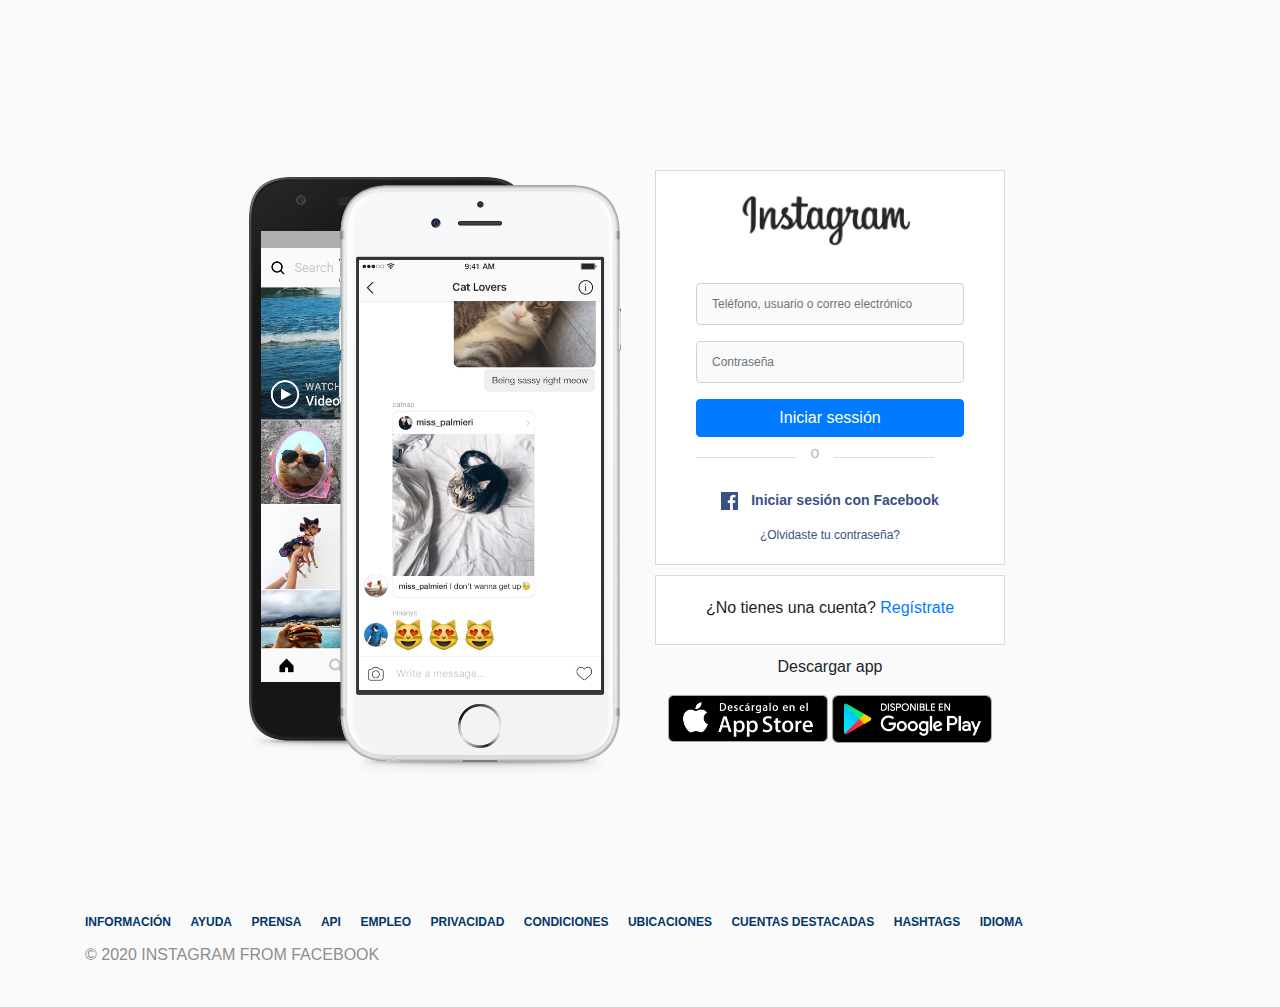
<file: Instagram/bootcamp-web-instagram/solucion/index.html>
<!DOCTYPE html>
<html lang="en">
<head>
    <meta charset="UTF-8">
    <meta name="viewport" content="width=device-width, initial-scale=1, shrink-to-fit=no">
    <title>Instagram</title>
    <link rel="stylesheet" href="css/bootstrap.min.css">
    <link rel="stylesheet" href="css/styles.css">

    <script src="js/jquery.js"></script>
    <script src="js/popper.js"></script>
    <script src="js/bootstrap.min.js"></script>
</head>
<body>
<div class="container whitespace d-none d-md-block">

</div>
<div class="container container-1">
    <div class="row">
        <div class="col-12 col-md-6 d-none d-md-block text-right">
            <img class="phone-image" src="img/phones.png">
        </div>
        <div class="col-12 col-md-6">
            <div class="form-container">
                <img class="logo" src="img/logo.png">
                <form>
                    <div class="form-group">
                        <input type="email" class="form-control" id="exampleInputEmail1" aria-describedby="emailHelp"
                               placeholder="Teléfono, usuario o correo electrónico">
                    </div>
                    <div class="form-group">
                        <input type="password" class="form-control" id="exampleInputPassword1" placeholder="Contraseña">
                    </div>

                    <button class="btn btn-primary btn-block">Iniciar sessión</button>
                    <div>
                        <div class="d-inline-block line"></div>
                        <div class="d-inline-block letra">o</div>
                        <div class="d-inline-block line"></div>
                    </div>
                </form>
                <div class="text-center facebook-link">
                    <a class="font-weight-bold" href="#"><img class="fb-logo" src="img/fb.png">Iniciar sesión con
                        Facebook</a>
                    <a class="font-small" href="#">¿Olvidaste tu contraseña?</a>
                </div>
            </div>

            <div class="form-container registrate text-center">
                <p>¿No tienes una cuenta? <a href="#">Regístrate</a></p>

            </div>

            <div class="descargas text-center">
                <p>Descargar app</p>
                <div class="d-inline-block">
                    <img class="logo-mobile" src="img/ios.png">
                </div>
                <div class="d-inline-block">
                    <img class="logo-mobile" src="img/android.png">
                </div>
            </div>
        </div>
    </div>
</div>
<footer class="container-fluid">
    <div class="container">
        <div class="d-inline-block"><a href="#">Información</a></div>
        <div class="d-inline-block"><a href="#">Ayuda</a></div>
        <div class="d-inline-block"><a href="#">Prensa</a></div>
        <div class="d-inline-block"><a href="#">Api</a></div>
        <div class="d-inline-block"><a href="#">Empleo</a></div>
        <div class="d-inline-block"><a href="#">Privacidad</a></div>
        <div class="d-inline-block"><a href="#">Condiciones</a></div>
        <div class="d-inline-block"><a href="#">Ubicaciones</a></div>
        <div class="d-inline-block"><a href="#">Cuentas destacadas</a></div>
        <div class="d-inline-block"><a href="#">Hashtags</a></div>
        <div class="d-inline-block"><a href="#">Idioma</a></div>

        <div class="copyright">
            © 2020 INSTAGRAM FROM FACEBOOK
        </div>
    </div>
</footer>
</body>
</html>
</file>
<file: Instagram/bootcamp-web-instagram/solucion/css/styles.css>
html{
    position: relative;
    min-height: 100%;

}
body {
    background: #fafafa;
    padding-bottom: 200px;
}

.whitespace{
    height: 150px;
}
.form-container {
    background: #ffffff;
    padding: 20px;
    border: 1px solid #dbdbdb;
    margin-bottom: 10px;
}

.form-container.registrate {
    padding-bottom:8px;
}

.container-1 {
    /*margin-top: 150px;*/
    padding: 20px;
}

.logo {
    width: 195px;
    margin: 0 auto;
    display: block;
    margin-bottom: 15px;
}

.logo-mobile {
    width: 160px
}

.phone-image {
    width: 100%;
    max-width: 380px;
}

footer {
    position: absolute;
    bottom: 0;
}

footer a {
    color: #00376b;
    text-transform: uppercase;
    font-weight: 600;
    margin-right: 15px;
    font-size: 12px;
}

.form-container, .descargas {
    max-width: 350px;
}

.copyright {
    color: #8e8e8e;
    margin-top: 10px;
    margin-bottom: 40px;
}

form {
    padding-top: 20px;
    padding-right: 20px;
    padding-left: 20px;
}

form input.form-control {
    background-color: #fafafa !important;
    font-size: 12px;
    padding: 20px 15px;
}

.form-control:focus {
    color: #495057;
    background-color: #fff;
    border-color: #222222;
    outline: 0;
    box-shadow: 0 0 0 0.2rem rgba(0, 123, 255, 0);
}

.line {
    width: 100px;
    border-top: 1px solid #dddddd;
}

.letra {
    color: #bbbbbb;
    padding-top: 4px;
    margin: 0 10px;
}

.facebook-link > a {
    display: block;
    margin-top: 25px;
    color: #385185 !important;
    font-size: 14px;
}

.facebook-link > a.font-small {
    font-size: 12px;
    margin-top: 15px;
}

a {
    text-decoration: none !important;
}
.fb-logo{
    width:20px;
    margin-right:10px
}
</file>
